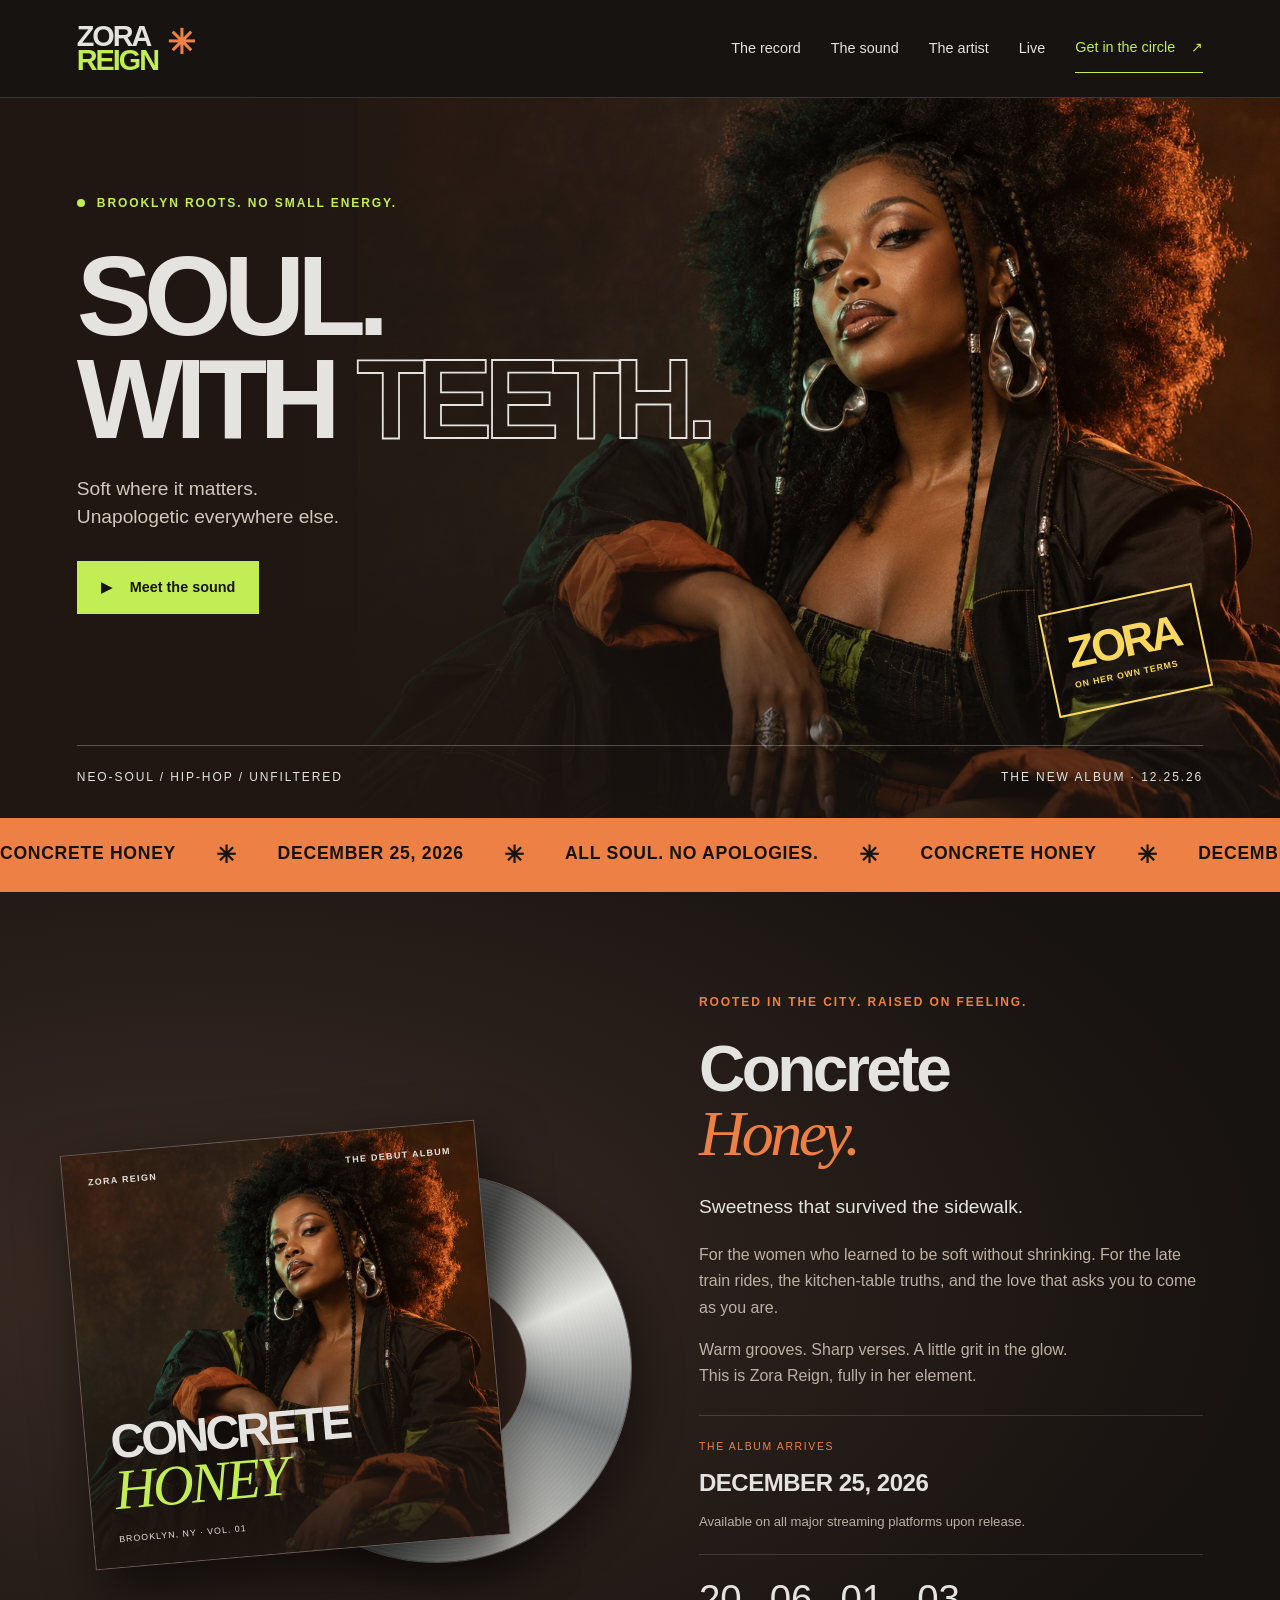
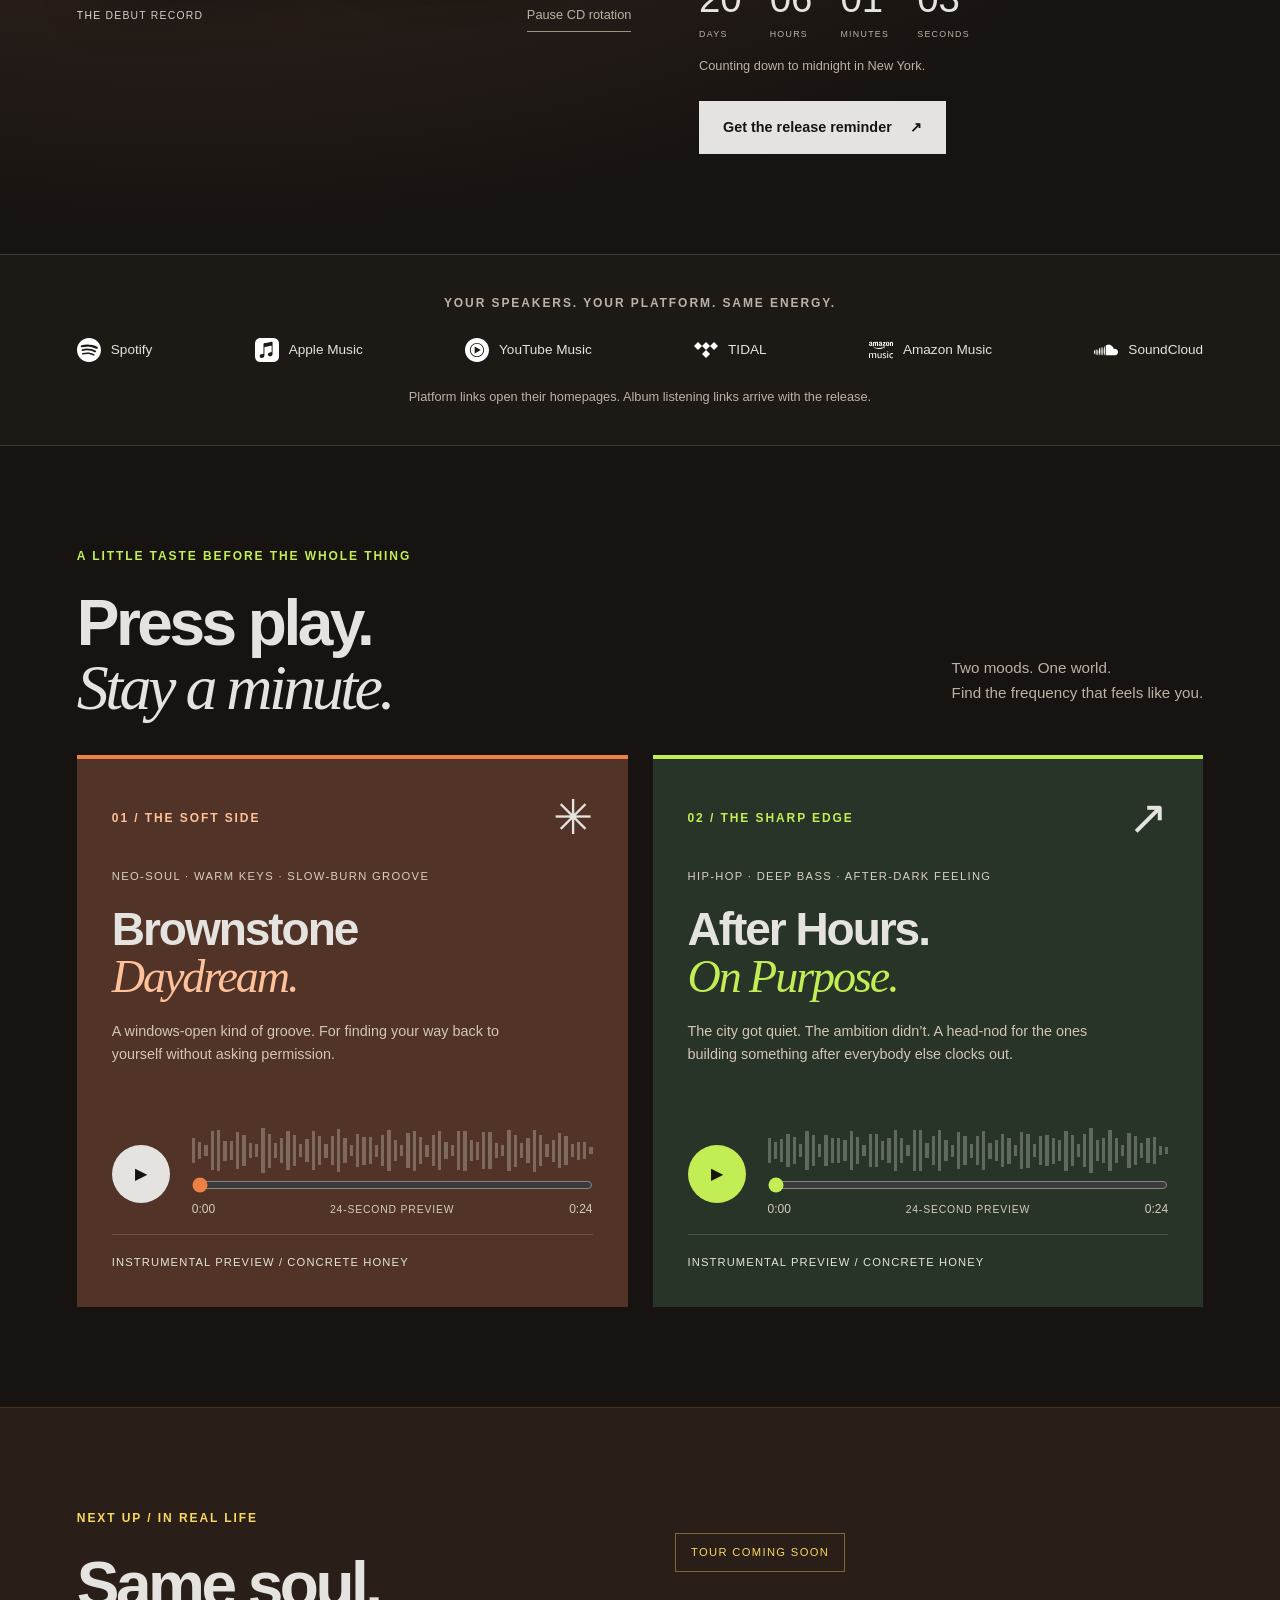
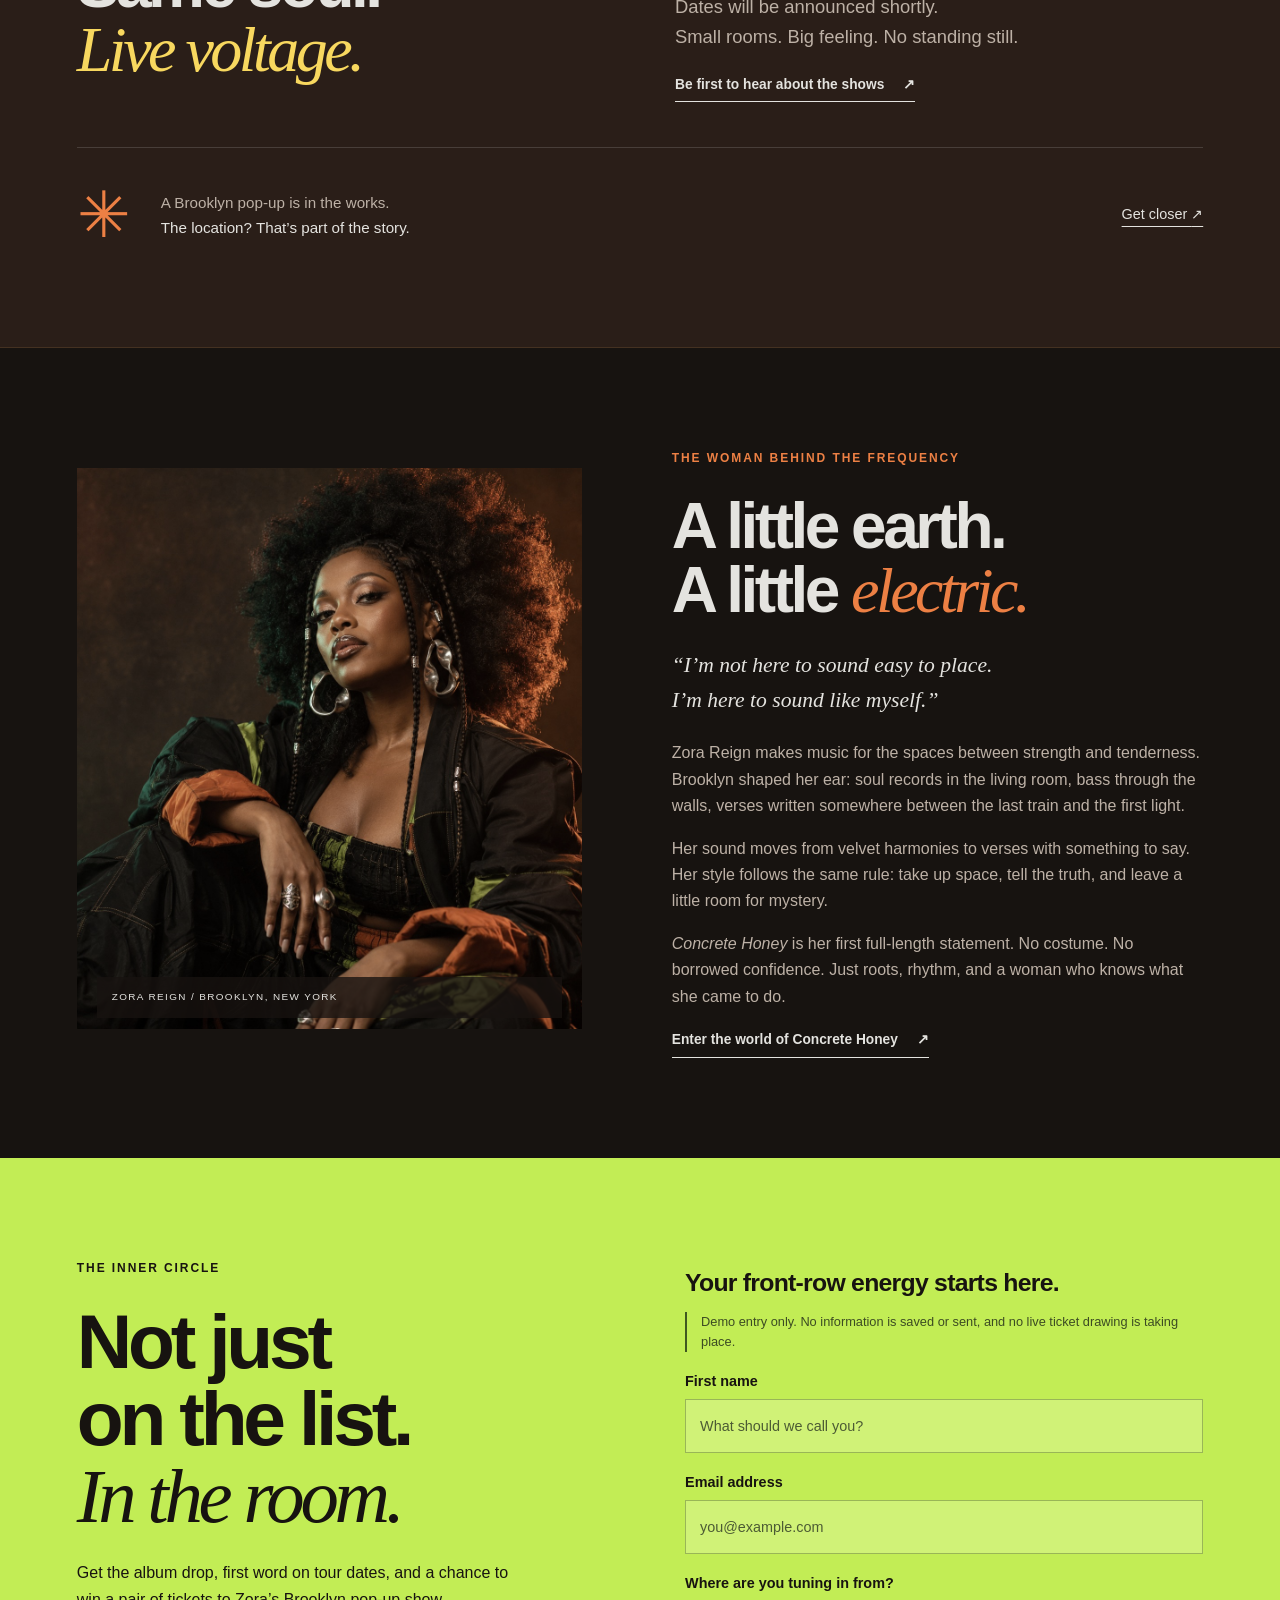
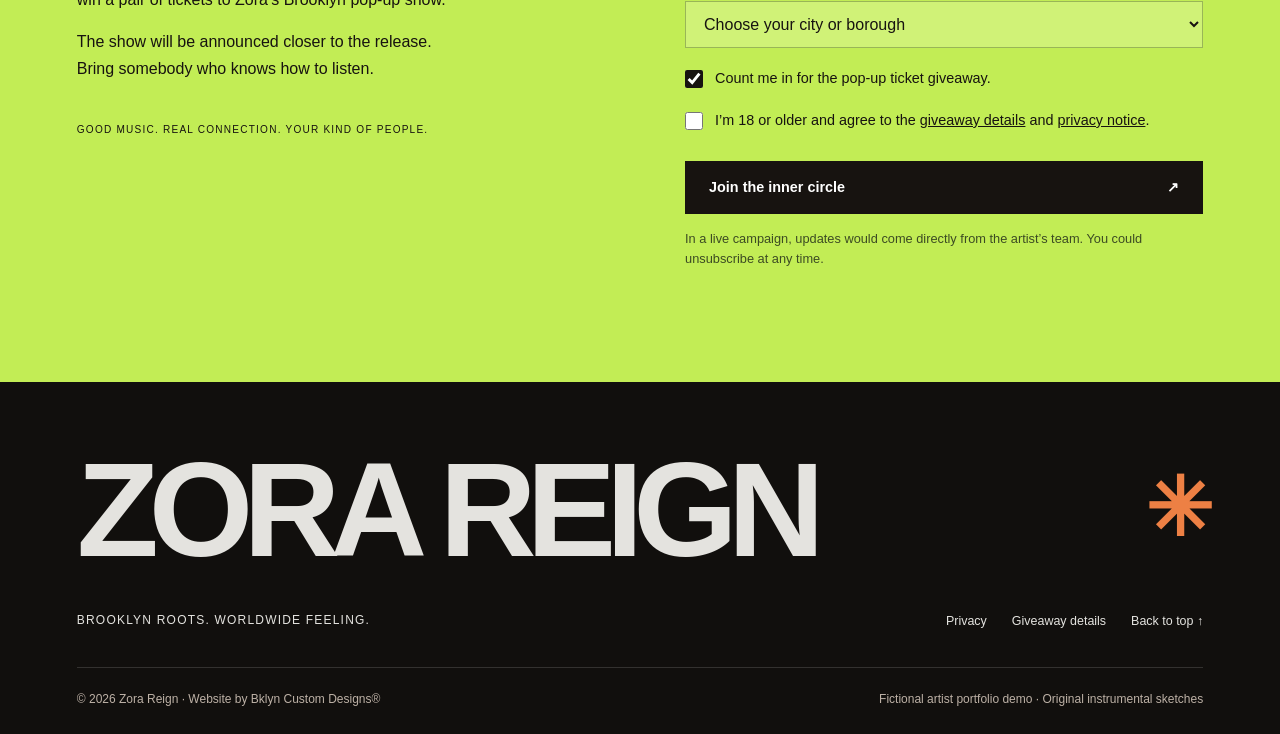
<file: index.html>
<!doctype html>
<html lang="en">
<head><meta charset="utf-8"><meta name="viewport" content="width=device-width, initial-scale=1"><meta name="theme-color" content="#171310"><meta name="description" content="Enter the world of Zora Reign. Concrete Honey arrives December 25, 2026. Hear the first sounds and get closer to the music."><title>Zora Reign — Concrete Honey · December 25, 2026</title><link rel="icon" href="assets/favicon.svg"><link rel="stylesheet" href="assets/styles.css"><script src="assets/app.js" defer></script></head>
<body>
<a class="skip" href="#main">Skip to content</a>
<header><a class="wordmark" href="index.html" aria-label="Zora Reign home">ZORA<span>REIGN</span><i aria-hidden="true">✳</i></a><button class="menu-button" aria-controls="navigation" aria-expanded="false">Menu <span aria-hidden="true">☰</span></button><nav id="navigation" aria-label="Main navigation"><a href="#album">The record</a><a href="#listen">The sound</a><a href="#artist">The artist</a><a href="#live">Live</a><a class="nav-cta" href="#inner-circle">Get in the circle <span aria-hidden="true">↗</span></a></nav></header>
<main id="main">
<section class="hero" aria-labelledby="hero-title"><img class="hero-photo" src="assets/zora-reign.jpg" alt="Zora Reign with a sculptural natural afro, silver earrings, and bold green and orange styling"><div class="hero-shade"></div><div class="hero-content"><div class="eyebrow"><span class="signal" aria-hidden="true"></span> BROOKLYN ROOTS. NO SMALL ENERGY.</div><h1 id="hero-title">SOUL.<br>WITH <span class="outline-type">TEETH.</span></h1><p>Soft where it matters.<br>Unapologetic everywhere else.</p><a class="button green" href="#listen"><span aria-hidden="true">▶</span> Meet the sound</a></div><div class="hero-bottom"><span>NEO-SOUL / HIP-HOP / UNFILTERED</span><span>THE NEW ALBUM · 12.25.26</span></div><div class="hero-stamp" aria-hidden="true">ZORA<br><small>ON HER OWN TERMS</small></div></section>
<div class="ribbon" aria-label="Concrete Honey arrives December 25, 2026"><div aria-hidden="true">CONCRETE HONEY <span>✳</span> DECEMBER 25, 2026 <span>✳</span> ALL SOUL. NO APOLOGIES. <span>✳</span> CONCRETE HONEY <span>✳</span> DECEMBER 25, 2026 <span>✳</span></div></div>
<section class="album section" id="album" aria-labelledby="album-title"><div class="record-art"><div class="record-stage"><div class="disc" aria-hidden="true"><div class="disc-label"><span>ZORA REIGN</span><b>CONCRETE<br>HONEY</b><small>SIDE A / 2026</small></div><div class="disc-hole"></div></div><div class="sleeve"><img src="assets/zora-reign.jpg" alt="Concrete Honey album artwork featuring Zora Reign"><div class="cover-top"><span>ZORA REIGN</span><span>THE DEBUT ALBUM</span></div><div class="cover-title">CONCRETE<br><em>HONEY</em></div><span class="cover-edition">BROOKLYN, NY · VOL. 01</span></div></div><div class="art-controls"><span>THE DEBUT RECORD</span><button id="spin-control" aria-pressed="true">Pause CD rotation</button></div></div><div class="album-copy"><span class="eyebrow orange">ROOTED IN THE CITY. RAISED ON FEELING.</span><h2 id="album-title">Concrete<br><em>Honey.</em></h2><p class="lead">Sweetness that survived the sidewalk.</p><p>For the women who learned to be soft without shrinking. For the late train rides, the kitchen-table truths, and the love that asks you to come as you are.</p><p>Warm grooves. Sharp verses. A little grit in the glow.<br>This is Zora Reign, fully in her element.</p><div class="release"><span>THE ALBUM ARRIVES</span><strong>DECEMBER 25, 2026</strong><span>Available on all major streaming platforms upon release.</span></div><div class="countdown" aria-label="Time until album release"><div><strong id="days">82</strong><span>DAYS</span></div><div><strong id="hours">00</strong><span>HOURS</span></div><div><strong id="minutes">00</strong><span>MINUTES</span></div><div><strong id="seconds">00</strong><span>SECONDS</span></div></div><p id="release-status" class="small" aria-live="polite">Counting down to midnight in New York.</p><a class="button silver" href="#inner-circle">Get the release reminder <span aria-hidden="true">↗</span></a></div></section>
<section class="platform-section"><span class="eyebrow">YOUR SPEAKERS. YOUR PLATFORM. SAME ENERGY.</span><div class="platforms"><a href="https://open.spotify.com/" target="_blank" rel="noopener noreferrer"><img src="assets/spotify.svg" alt="">Spotify<span class="sr"> (platform homepage, opens a new tab)</span></a><a href="https://music.apple.com/" target="_blank" rel="noopener noreferrer"><img src="assets/applemusic.svg" alt="">Apple Music<span class="sr"> (platform homepage, opens a new tab)</span></a><a href="https://music.youtube.com/" target="_blank" rel="noopener noreferrer"><img src="assets/youtubemusic.svg" alt="">YouTube Music<span class="sr"> (platform homepage, opens a new tab)</span></a><a href="https://tidal.com/" target="_blank" rel="noopener noreferrer"><img src="assets/tidal.svg" alt="">TIDAL<span class="sr"> (platform homepage, opens a new tab)</span></a><a href="https://music.amazon.com/" target="_blank" rel="noopener noreferrer"><img src="assets/amazonmusic.svg" alt="">Amazon Music<span class="sr"> (platform homepage, opens a new tab)</span></a><a href="https://soundcloud.com/" target="_blank" rel="noopener noreferrer"><img src="assets/soundcloud.svg" alt="">SoundCloud<span class="sr"> (platform homepage, opens a new tab)</span></a></div><p class="small">Platform links open their homepages. Album listening links arrive with the release.</p></section>
<section class="listen section" id="listen" aria-labelledby="listen-title"><div class="section-heading"><div><span class="eyebrow green-text">A LITTLE TASTE BEFORE THE WHOLE THING</span><h2 id="listen-title">Press play.<br><em>Stay a minute.</em></h2></div><p>Two moods. One world.<br>Find the frequency that feels like you.</p></div><div class="tracks">
<section class="track track-warm" aria-labelledby="brownstone-title" data-track="brownstone"><div class="track-top"><span class="eyebrow">01 / THE SOFT SIDE</span><span class="track-symbol" aria-hidden="true">✳</span></div><span class="track-genre">NEO-SOUL · WARM KEYS · SLOW-BURN GROOVE</span><h3 id="brownstone-title">Brownstone<br><em>Daydream.</em></h3><p>A windows-open kind of groove. For finding your way back to yourself without asking permission.</p><div class="audio-player"><button class="play-button" aria-label="Play Brownstone Daydream preview"><span aria-hidden="true">▶</span></button><div class="audio-main"><div class="waveform" aria-hidden="true"></div><label class="sr" for="seek-brownstone">Seek Brownstone Daydream preview</label><input id="seek-brownstone" class="seek" type="range" min="0" max="24" step="0.1" value="0"><div class="time"><span class="elapsed">0:00</span><span>24-SECOND PREVIEW</span><span class="duration">0:24</span></div></div></div><audio preload="metadata" controls src="assets/audio/brownstone.mp3">Your browser does not support audio playback.</audio><p class="audio-message small" role="status"></p><span class="track-credit">INSTRUMENTAL PREVIEW / CONCRETE HONEY</span></section>
<section class="track track-green" aria-labelledby="after-title" data-track="after-hours"><div class="track-top"><span class="eyebrow">02 / THE SHARP EDGE</span><span class="track-symbol" aria-hidden="true">↗</span></div><span class="track-genre">HIP-HOP · DEEP BASS · AFTER-DARK FEELING</span><h3 id="after-title">After Hours.<br><em>On Purpose.</em></h3><p>The city got quiet. The ambition didn’t. A head-nod for the ones building something after everybody else clocks out.</p><div class="audio-player"><button class="play-button" aria-label="Play After Hours On Purpose preview"><span aria-hidden="true">▶</span></button><div class="audio-main"><div class="waveform" aria-hidden="true"></div><label class="sr" for="seek-after">Seek After Hours On Purpose preview</label><input id="seek-after" class="seek" type="range" min="0" max="24" step="0.1" value="0"><div class="time"><span class="elapsed">0:00</span><span>24-SECOND PREVIEW</span><span class="duration">0:24</span></div></div></div><audio preload="metadata" controls src="assets/audio/after-hours.mp3">Your browser does not support audio playback.</audio><p class="audio-message small" role="status"></p><span class="track-credit">INSTRUMENTAL PREVIEW / CONCRETE HONEY</span></section>
</div></section>
<section class="live section" id="live" aria-labelledby="live-title"><span class="eyebrow yellow">NEXT UP / IN REAL LIFE</span><div class="live-row"><h2 id="live-title">Same soul.<br><em>Live voltage.</em></h2><div><span class="live-pill">TOUR COMING SOON</span><p>Dates will be announced shortly.<br>Small rooms. Big feeling. No standing still.</p><a class="text-link" href="#inner-circle">Be first to hear about the shows <span aria-hidden="true">↗</span></a></div></div><div class="live-note"><span aria-hidden="true">✳</span><p>A Brooklyn pop-up is in the works.<br><strong>The location? That’s part of the story.</strong></p><a href="#inner-circle">Get closer <span aria-hidden="true">↗</span></a></div></section>
<section class="artist section" id="artist" aria-labelledby="artist-title"><div class="artist-image"><img src="assets/zora-reign.jpg" alt="Zora Reign, Brooklyn neo-soul and hip-hop artist" loading="lazy"><span class="image-label">ZORA REIGN / BROOKLYN, NEW YORK</span></div><div class="artist-copy"><span class="eyebrow orange">THE WOMAN BEHIND THE FREQUENCY</span><h2 id="artist-title">A little earth.<br>A little <em>electric.</em></h2><p class="lead">“I’m not here to sound easy to place.<br>I’m here to sound like myself.”</p><p>Zora Reign makes music for the spaces between strength and tenderness. Brooklyn shaped her ear: soul records in the living room, bass through the walls, verses written somewhere between the last train and the first light.</p><p>Her sound moves from velvet harmonies to verses with something to say. Her style follows the same rule: take up space, tell the truth, and leave a little room for mystery.</p><p><em>Concrete Honey</em> is her first full-length statement. No costume. No borrowed confidence. Just roots, rhythm, and a woman who knows what she came to do.</p><a class="text-link" href="#album">Enter the world of Concrete Honey <span aria-hidden="true">↗</span></a></div></section>
<section class="circle section" id="inner-circle" aria-labelledby="circle-title"><div class="circle-copy"><span class="eyebrow">THE INNER CIRCLE</span><h2 id="circle-title">Not just<br>on the list.<br><em>In the room.</em></h2><p>Get the album drop, first word on tour dates, and a chance to win a pair of tickets to Zora’s Brooklyn pop-up show.</p><p>The show will be announced closer to the release.<br>Bring somebody who knows how to listen.</p><span class="circle-note">GOOD MUSIC. REAL CONNECTION. YOUR KIND OF PEOPLE.</span></div><form id="fan-form"><h3>Your front-row energy starts here.</h3><p class="small demo-note">Demo entry only. No information is saved or sent, and no live ticket drawing is taking place.</p><label for="fan-name">First name</label><input id="fan-name" name="name" autocomplete="given-name" maxlength="60" required placeholder="What should we call you?"><label for="fan-email">Email address</label><input id="fan-email" name="email" type="email" autocomplete="email" maxlength="200" required placeholder="you@example.com"><label for="fan-city">Where are you tuning in from?</label><select id="fan-city" name="city" required><option value="">Choose your city or borough</option><option>Brooklyn</option><option>Manhattan</option><option>Queens</option><option>The Bronx</option><option>Staten Island</option><option>Beyond New York City</option></select><label class="check"><input id="ticket-opt-in" name="tickets" type="checkbox" checked><span>Count me in for the pop-up ticket giveaway.</span></label><label class="check"><input name="consent" type="checkbox" required><span>I’m 18 or older and agree to the <a href="giveaway.html">giveaway details</a> and <a href="privacy.html">privacy notice</a>.</span></label><button type="submit" class="button black" disabled>Join the inner circle <span aria-hidden="true">↗</span></button><noscript><p class="small">Enable JavaScript to explore the entry preview. The form stays inactive without it.</p></noscript><div id="form-result" role="status" tabindex="-1" hidden></div><p class="small">In a live campaign, updates would come directly from the artist’s team. You could unsubscribe at any time.</p></form></section>
</main>
<footer><a class="footer-wordmark" href="index.html">ZORA REIGN<span aria-hidden="true">✳</span></a><div class="footer-links"><span>BROOKLYN ROOTS. WORLDWIDE FEELING.</span><div><a href="privacy.html">Privacy</a><a href="giveaway.html">Giveaway details</a><a href="#main">Back to top ↑</a></div></div><div class="footer-fine"><span>© 2026 Zora Reign · Website by Bklyn Custom Designs®</span><span>Fictional artist portfolio demo · Original instrumental sketches</span></div></footer>
</body></html>
</file>
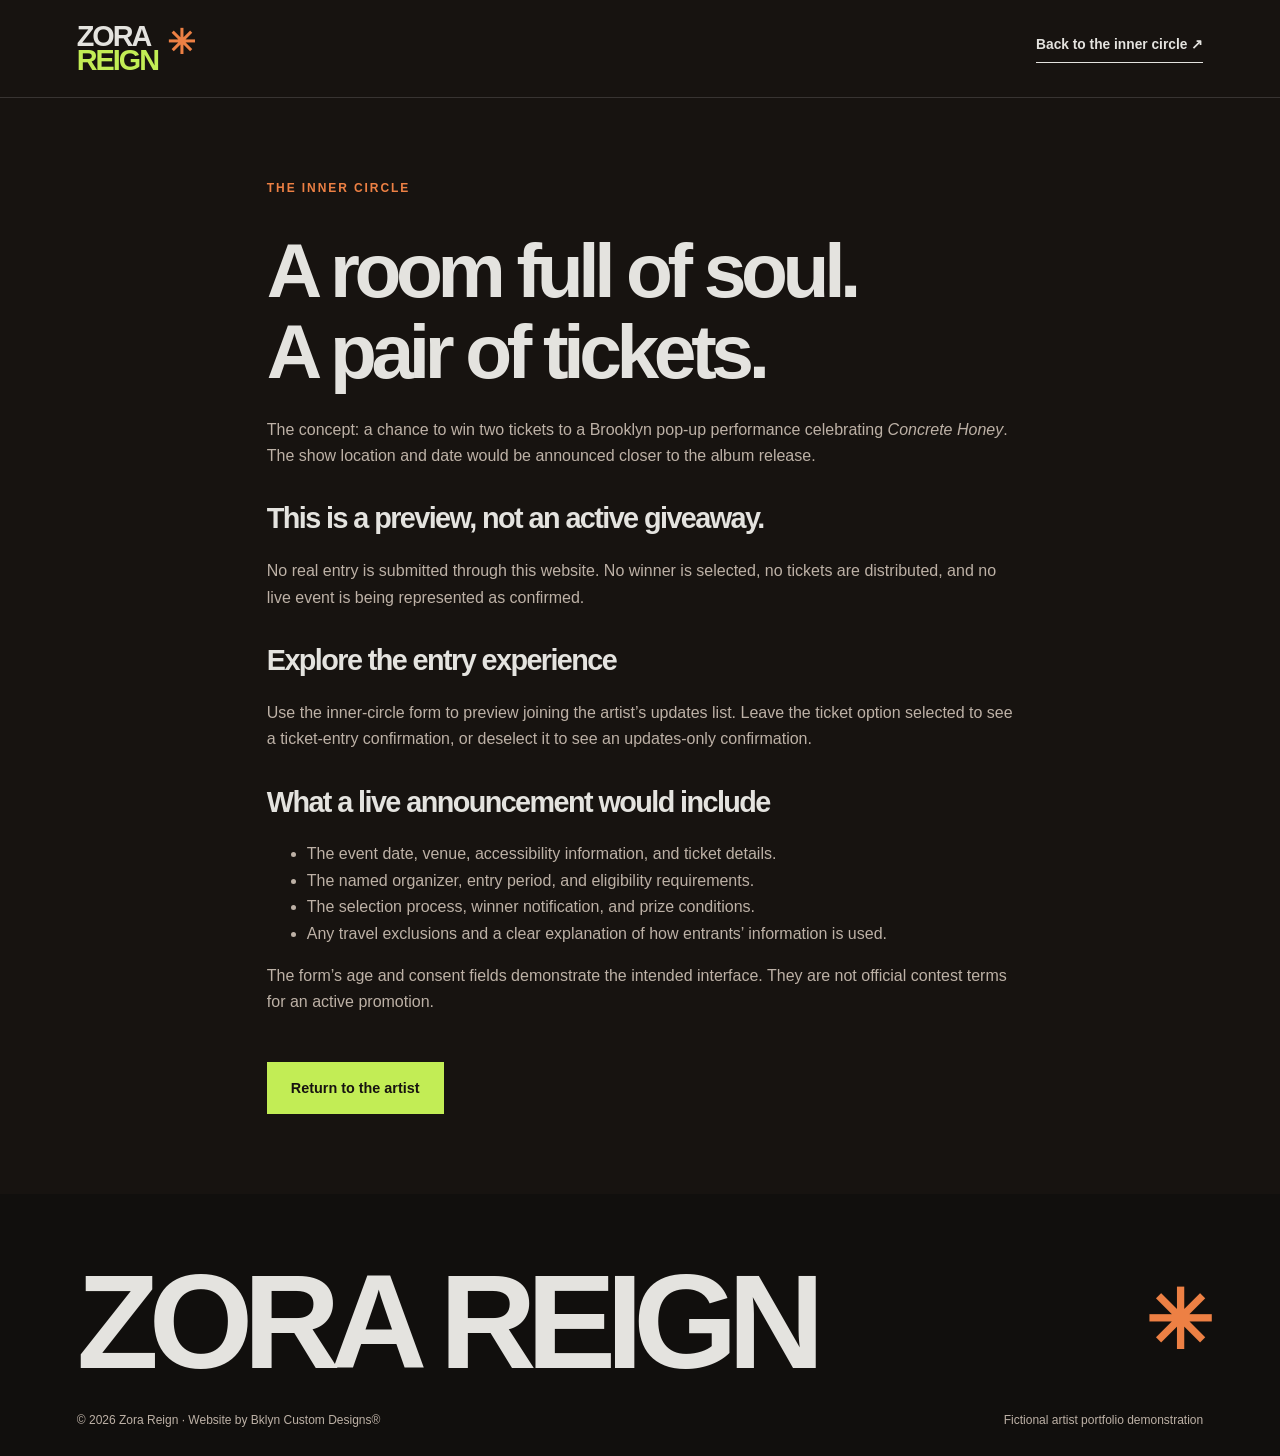
<file: giveaway.html>
<!doctype html><html lang="en"><head><meta charset="utf-8"><meta name="viewport" content="width=device-width, initial-scale=1"><title>A room full of soul.<br>A pair of tickets. | Zora Reign</title><link rel="icon" href="assets/favicon.svg"><link rel="stylesheet" href="assets/styles.css"></head><body><a class="skip" href="#main">Skip to content</a><header><a class="wordmark" href="index.html">ZORA<span>REIGN</span><i aria-hidden="true">✳</i></a><a class="text-link" href="index.html#inner-circle">Back to the inner circle ↗</a></header><main class="document" id="main"><span class="eyebrow orange">THE INNER CIRCLE</span><h1>A room full of soul.<br>A pair of tickets.</h1><p>The concept: a chance to win two tickets to a Brooklyn pop-up performance celebrating <em>Concrete Honey</em>. The show location and date would be announced closer to the album release.</p><h2>This is a preview, not an active giveaway.</h2><p>No real entry is submitted through this website. No winner is selected, no tickets are distributed, and no live event is being represented as confirmed.</p><h2>Explore the entry experience</h2><p>Use the inner-circle form to preview joining the artist’s updates list. Leave the ticket option selected to see a ticket-entry confirmation, or deselect it to see an updates-only confirmation.</p><h2>What a live announcement would include</h2><ul><li>The event date, venue, accessibility information, and ticket details.</li><li>The named organizer, entry period, and eligibility requirements.</li><li>The selection process, winner notification, and prize conditions.</li><li>Any travel exclusions and a clear explanation of how entrants’ information is used.</li></ul><p>The form’s age and consent fields demonstrate the intended interface. They are not official contest terms for an active promotion.</p><a class="button green" href="index.html#inner-circle">Return to the artist</a></main><footer><a class="footer-wordmark" href="index.html">ZORA REIGN<span aria-hidden="true">✳</span></a><div class="footer-fine"><span>© 2026 Zora Reign · Website by Bklyn Custom Designs®</span><span>Fictional artist portfolio demonstration</span></div></footer></body></html>
</file>
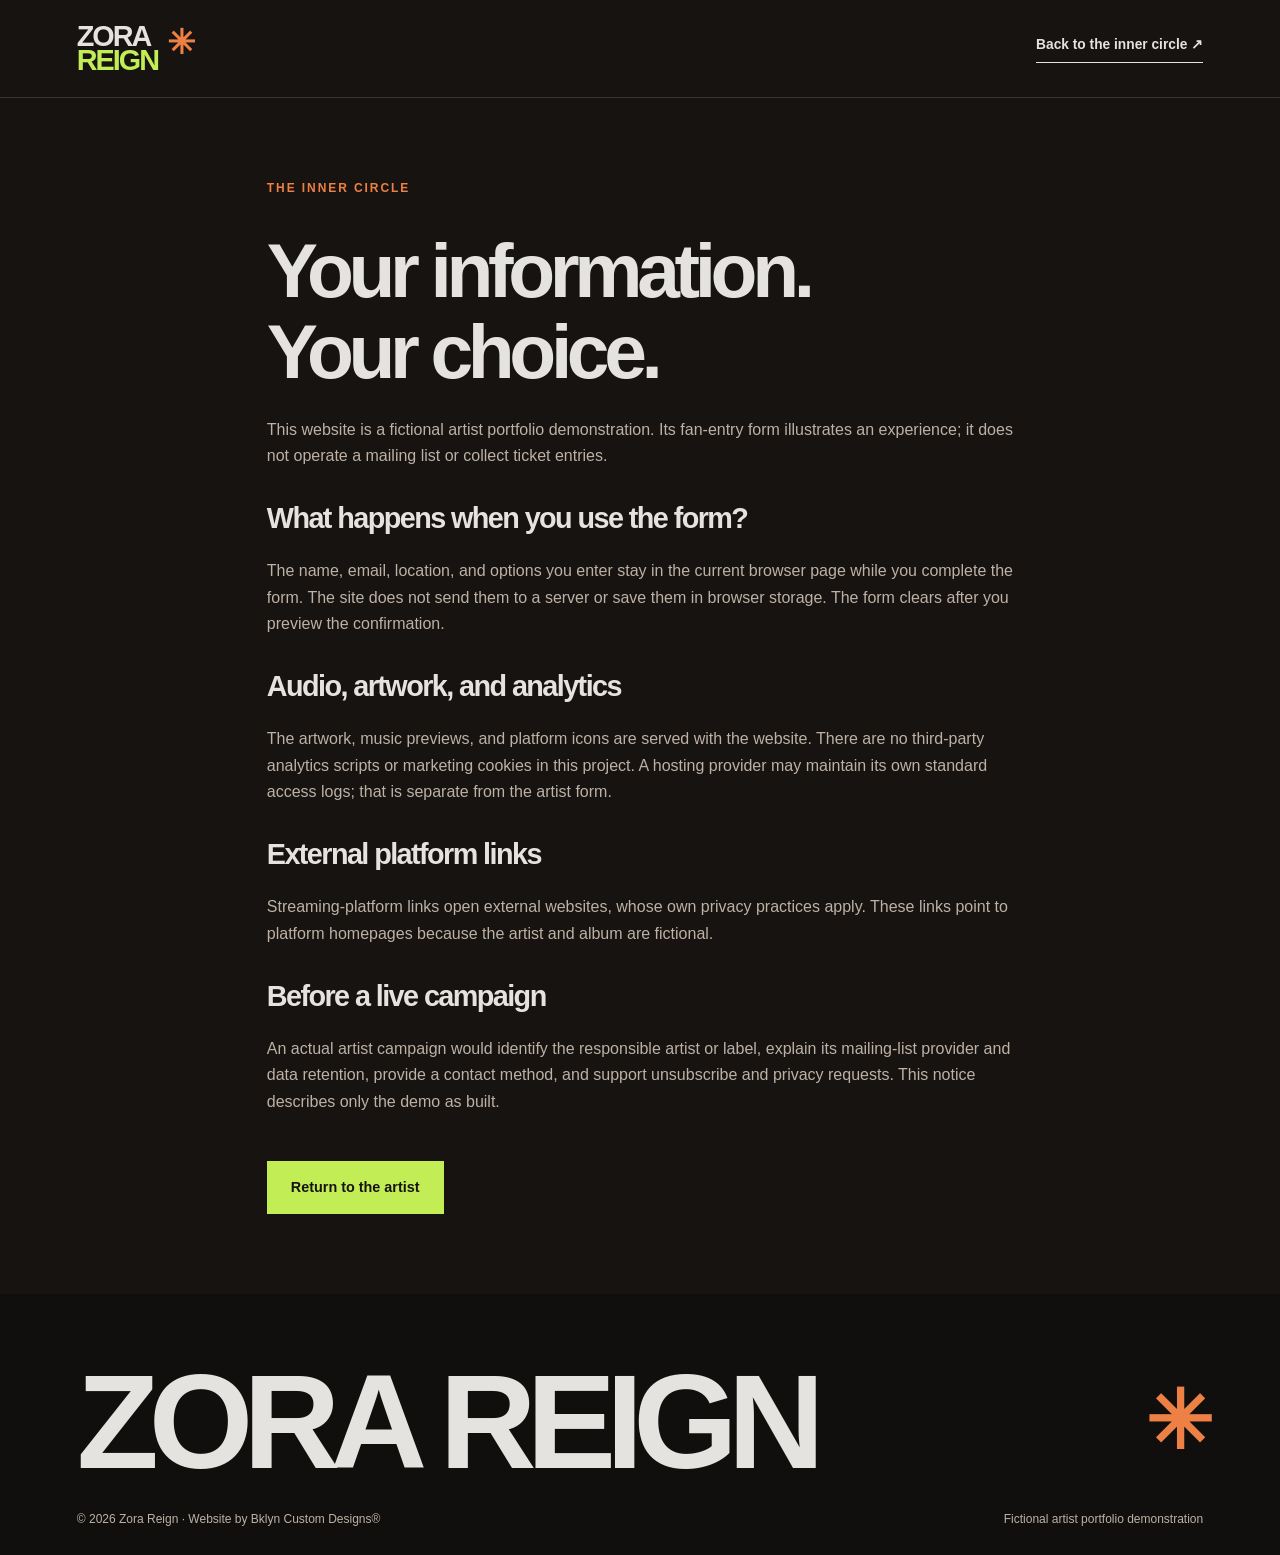
<file: privacy.html>
<!doctype html><html lang="en"><head><meta charset="utf-8"><meta name="viewport" content="width=device-width, initial-scale=1"><title>Your information.<br>Your choice. | Zora Reign</title><link rel="icon" href="assets/favicon.svg"><link rel="stylesheet" href="assets/styles.css"></head><body><a class="skip" href="#main">Skip to content</a><header><a class="wordmark" href="index.html">ZORA<span>REIGN</span><i aria-hidden="true">✳</i></a><a class="text-link" href="index.html#inner-circle">Back to the inner circle ↗</a></header><main class="document" id="main"><span class="eyebrow orange">THE INNER CIRCLE</span><h1>Your information.<br>Your choice.</h1><p>This website is a fictional artist portfolio demonstration. Its fan-entry form illustrates an experience; it does not operate a mailing list or collect ticket entries.</p><h2>What happens when you use the form?</h2><p>The name, email, location, and options you enter stay in the current browser page while you complete the form. The site does not send them to a server or save them in browser storage. The form clears after you preview the confirmation.</p><h2>Audio, artwork, and analytics</h2><p>The artwork, music previews, and platform icons are served with the website. There are no third-party analytics scripts or marketing cookies in this project. A hosting provider may maintain its own standard access logs; that is separate from the artist form.</p><h2>External platform links</h2><p>Streaming-platform links open external websites, whose own privacy practices apply. These links point to platform homepages because the artist and album are fictional.</p><h2>Before a live campaign</h2><p>An actual artist campaign would identify the responsible artist or label, explain its mailing-list provider and data retention, provide a contact method, and support unsubscribe and privacy requests. This notice describes only the demo as built.</p><a class="button green" href="index.html#inner-circle">Return to the artist</a></main><footer><a class="footer-wordmark" href="index.html">ZORA REIGN<span aria-hidden="true">✳</span></a><div class="footer-fine"><span>© 2026 Zora Reign · Website by Bklyn Custom Designs®</span><span>Fictional artist portfolio demonstration</span></div></footer></body></html>
</file>
<file: assets/styles.css>
:root{--black:#171310;--brown:#38261f;--silver:#e4e3df;--green:#c2ed55;--orange:#ed8044;--yellow:#f8d85f;--muted:#bdb1a6;--line:#ffffff24}*{box-sizing:border-box}html{scroll-behavior:smooth;scroll-padding-top:100px}body{margin:0;background:var(--black);color:var(--silver);font-family:Arial,Helvetica,sans-serif;font-size:1rem;line-height:1.65}button,input,select{font:inherit}button,a,input,select{touch-action:manipulation}button{cursor:pointer}a{color:inherit;text-decoration:none}a:hover{color:var(--green)}:focus-visible{outline:3px solid var(--orange);outline-offset:5px}button:focus-visible{outline-color:var(--yellow)}[hidden]{display:none!important}.sr{position:absolute;width:1px;height:1px;overflow:hidden;clip-path:inset(50%)}.skip{position:fixed;top:-100px;left:10px;background:var(--green);color:var(--black);padding:1rem;z-index:99}.skip:focus{top:10px}header{height:98px;display:flex;align-items:center;justify-content:space-between;padding:0 6%;gap:40px;border-bottom:1px solid var(--line);background:var(--black);position:relative;z-index:10}.wordmark{font-weight:900;font-size:1.8rem;letter-spacing:-.07em;line-height:.83;display:flex;flex-direction:column;position:relative;padding-right:35px}.wordmark span{color:var(--green)}.wordmark i{position:absolute;right:0;top:4px;color:var(--orange);font-size:2.1rem;font-style:normal}nav{display:flex;align-items:center;gap:30px;font-size:.85rem}nav>a{padding:12px 0}.nav-cta{border-bottom:1px solid var(--green);color:var(--green)}.nav-cta span{padding-left:12px}.menu-button{display:none}.hero{position:relative;min-height:720px;overflow:hidden;background:#241911;isolation:isolate}.hero-photo{position:absolute;height:100%;width:72%;right:0;object-fit:cover;object-position:center 36%;z-index:-3}.hero-shade{position:absolute;inset:0;background:linear-gradient(90deg,#201712 0%,#201712fa 19%,#2017129c 42%,#20171205 68%),linear-gradient(0deg,#171310cc,transparent 35%);z-index:-2}.hero-content{padding:95px 6% 135px;max-width:980px}.eyebrow{display:block;font-size:.7rem;font-weight:700;letter-spacing:.16em;line-height:1.7;text-transform:uppercase}.hero .eyebrow{display:flex;align-items:center;gap:12px;color:var(--green)}.signal{width:8px;height:8px;border-radius:50%;background:var(--green)}h1,h2,h3,p{margin-top:0}h1{font-size:clamp(4.6rem,8.8vw,9rem);line-height:.91;font-weight:900;letter-spacing:-.07em;margin:32px 0 25px}.outline-type{color:transparent;-webkit-text-stroke:1.8px var(--silver)}.hero-content p{font-size:1.2rem;line-height:1.45;color:#d3c8bd;margin-bottom:30px}.button{display:inline-flex;align-items:center;justify-content:center;gap:18px;border:0;padding:17px 24px;font-size:.9rem;font-weight:bold;transition:background .2s,transform .2s;line-height:1.3}.button:hover{transform:translateY(-2px);color:var(--black)}.button.green{background:var(--green);color:var(--black)}.button.green:hover{background:#d9f58e}.button.silver{background:var(--silver);color:var(--black)}.button.silver:hover{background:white}.button.black{background:var(--black);color:white}.button.black:hover{background:var(--brown);color:white}.hero-bottom{position:absolute;bottom:30px;left:6%;right:6%;display:flex;justify-content:space-between;border-top:1px solid #ffffff40;padding-top:22px;font-size:.68rem;letter-spacing:.16em}.hero-stamp{position:absolute;right:6%;bottom:115px;color:var(--yellow);border:2px solid var(--yellow);padding:17px 20px;transform:rotate(-12deg);font-size:2.8rem;font-weight:900;letter-spacing:-.08em;line-height:1.1}.hero-stamp small{display:block;letter-spacing:.1em;font-size:.55rem;line-height:2}.ribbon{overflow:hidden;background:var(--orange);color:var(--black);font-weight:900;font-size:1.1rem;letter-spacing:.04em;padding:17px 0;white-space:nowrap}.ribbon>div{display:inline-block;}.ribbon span{display:inline-block;margin:0 35px;font-size:1.5rem;vertical-align:middle}.section{padding:100px 6%}.album{display:grid;grid-template-columns:1.1fr 1fr;gap:6%;align-items:center;background:radial-gradient(ellipse at 15% 40%,#3b2b24,var(--black) 70%)}.record-art{min-width:0}.record-stage{position:relative;width:100%;aspect-ratio:1.18/1}.sleeve{position:absolute;width:75%;aspect-ratio:1;left:0;top:5%;transform:rotate(-5deg);z-index:2;background:var(--brown);box-shadow:10px 24px 55px #0009;overflow:hidden;border:1px solid #ffffff40}.sleeve>img{width:100%;height:100%;object-fit:cover}.sleeve:after{content:'';position:absolute;inset:0;background:linear-gradient(0deg,#201712ed,transparent 60%)}.cover-top{position:absolute;top:5%;left:6%;right:6%;display:flex;justify-content:space-between;gap:10px;font-size:clamp(.45rem,.7vw,.7rem);letter-spacing:.15em;z-index:3;font-weight:bold}.cover-title{position:absolute;left:6%;bottom:12%;font-size:clamp(1.8rem,3.7vw,4rem);letter-spacing:-.07em;font-weight:900;line-height:.93;z-index:3}.cover-title em{font-family:Georgia,serif;color:var(--green);font-size:1.2em;font-weight:400;letter-spacing:-.05em}.cover-edition{position:absolute;bottom:5%;left:6%;font-size:.55rem;letter-spacing:.12em;z-index:3}.disc{position:absolute;right:0;top:13%;width:70%;aspect-ratio:1;border-radius:50%;background:repeating-radial-gradient(circle at center,transparent 0 2px,#ffffff0c 3px 4px),conic-gradient(from 20deg,#525250,#e4e4e0,#727676,#d5d4cf,#545958,#e2e4e0,#777a76,#d0d1c8,#525250);box-shadow:0 0 0 1px #ededed60,12px 20px 40px #0006;animation:spin 15s linear infinite}.disc-label{position:absolute;inset:27%;border-radius:50%;background:var(--brown);border:1px solid #e4e3df70;display:flex;align-items:center;justify-content:center;flex-direction:column;text-align:center;font-size:clamp(.3rem,.5vw,.55rem);letter-spacing:.1em}.disc-label b{font-size:clamp(.7rem,1.2vw,1.3rem);line-height:.95;margin:8px 0 25px}.disc-label small{position:absolute;bottom:13%;font-size:.45rem}.disc-hole{position:absolute;top:46%;left:46%;width:8%;height:8%;border-radius:50%;background:#1c1612;border:4px solid #acada8;box-shadow:0 0 0 5px #ddd8}.disc.paused{animation-play-state:paused}.art-controls{display:flex;justify-content:space-between;align-items:center;gap:15px;font-size:.65rem;letter-spacing:.12em;margin-top:15px}.art-controls button{background:none;color:var(--muted);border:0;border-bottom:1px solid #9e9388;padding:6px 0;font-size:.75rem}.orange{color:var(--orange)}.green-text{color:var(--green)}.yellow{color:var(--yellow)}h2{font-size:clamp(3rem,5vw,5.6rem);line-height:1;letter-spacing:-.055em;font-weight:900;margin:25px 0}h2 em{font-family:Georgia,serif;font-weight:400}.album h2 em{color:var(--orange)}.album-copy>p{max-width:520px;color:var(--muted)}p.lead{font-size:1.2rem;color:var(--silver)}.release{border-top:1px solid var(--line);border-bottom:1px solid var(--line);padding:22px 0;margin:25px 0;display:flex;flex-direction:column;gap:8px}.release>span:first-child{font-size:.65rem;letter-spacing:.16em;color:var(--orange)}.release strong{font-size:1.5rem;letter-spacing:-.02em}.release>span:last-child{font-size:.82rem;color:var(--muted)}.countdown{display:flex;gap:28px}.countdown>div{display:flex;flex-direction:column}.countdown strong{font-size:2.4rem;font-weight:400;line-height:1;font-variant-numeric:tabular-nums}.countdown span{font-size:.55rem;letter-spacing:.15em;color:var(--muted);margin-top:8px}.small{font-size:.77rem;line-height:1.55;color:var(--muted)}#release-status{margin:15px 0 25px}.platform-section{padding:38px 6%;border-block:1px solid var(--line);text-align:center;background:#1d1915}.platform-section>.eyebrow{color:var(--muted)}.platforms{display:flex;justify-content:space-between;gap:20px;flex-wrap:wrap;margin:25px 0}.platforms a{display:flex;align-items:center;gap:10px;font-size:.85rem;white-space:nowrap}.platforms img{width:24px;height:24px;filter:invert(1)}.platform-section p{margin:0}.section-heading{display:flex;align-items:flex-end;justify-content:space-between;gap:40px;margin-bottom:35px}.section-heading h2{margin-bottom:0}.section-heading>p{color:var(--muted);font-size:.95rem}.tracks{display:grid;grid-template-columns:1fr 1fr;gap:25px}.track{padding:35px;min-width:0;position:relative;display:flex;flex-direction:column}.track-warm{background:#513327;border-top:4px solid var(--orange)}.track-green{background:#273427;border-top:4px solid var(--green)}.track-top{display:flex;justify-content:space-between;align-items:center}.track-warm .eyebrow,.track-warm h3 em{color:#ffc199}.track-green .eyebrow,.track-green h3 em{color:var(--green)}.track-symbol{font-size:3rem;line-height:1}.track-genre{font-size:.57rem;letter-spacing:.12em;margin-top:25px;color:#d9cfc4}.track h3{font-weight:900;font-size:clamp(2.5rem,3.6vw,4rem);line-height:1.02;letter-spacing:-.045em;margin:20px 0}.track h3 em{font-family:Georgia,serif;font-weight:400}.track>p{color:#d3c6b7;font-size:.9rem;max-width:420px;min-height:66px}.audio-player{display:none;align-items:center;gap:22px;margin:28px 0 15px}.enhanced .audio-player{display:flex}.enhanced audio{display:none}audio{width:100%;margin:25px 0}.play-button{flex-shrink:0;width:58px;height:58px;background:var(--silver);border:0;border-radius:50%;color:var(--black);font-size:1rem}.track-green .play-button{background:var(--green)}.audio-main{flex:1;min-width:0}.waveform{display:flex;align-items:center;gap:3px;height:45px;width:100%;overflow:hidden}.waveform span{background:#e4e3df4d;flex:1;height:var(--bar);min-width:1px}.waveform span.heard{background:var(--orange)}.track-green .waveform span.heard{background:var(--green)}.seek{width:100%;accent-color:var(--orange);height:12px;cursor:pointer;margin:6px 0}.track-green .seek{accent-color:var(--green)}.time{display:flex;justify-content:space-between;gap:10px;align-items:center;font-size:.62rem;color:#d6cbbf;font-variant-numeric:tabular-nums}.time>span:nth-child(2){font-size:.5rem;letter-spacing:.08em}.track-credit{display:block;font-size:.6rem;letter-spacing:.1em;border-top:1px solid var(--line);padding-top:18px;margin-top:auto}.audio-message:empty{display:none}.live{background:#2a1e18;border-block:1px solid #9b70433b}.live-row{display:grid;grid-template-columns:1fr 1fr;gap:70px;align-items:center}.live h2 em{color:var(--yellow)}.live-pill{display:inline-block;border:1px solid #f8d85f66;color:var(--yellow);font-size:.7rem;letter-spacing:.12em;padding:9px 15px;margin-bottom:20px}.live-row p{color:var(--muted);font-size:1.15rem}.text-link{display:inline-block;border-bottom:1px solid currentColor;padding-bottom:5px;font-size:.86rem;font-weight:bold}.text-link span{margin-left:15px}.live-note{display:flex;align-items:center;gap:30px;border-top:1px solid var(--line);margin-top:40px;padding-top:35px}.live-note>span{font-size:4rem;color:var(--orange);line-height:1}.live-note p{margin:0;color:var(--muted);font-size:.95rem}.live-note p strong{font-weight:400;color:var(--silver)}.live-note a{margin-left:auto;text-decoration:underline;text-underline-offset:7px;font-size:.9rem}.artist{display:grid;grid-template-columns:.95fr 1fr;gap:8%;align-items:center}.artist-image{position:relative}.artist-image img{width:100%;aspect-ratio:.9;object-fit:cover;object-position:65% center;filter:saturate(.75)}.image-label{position:absolute;bottom:20px;left:20px;right:20px;padding:12px 15px;background:#171310c9;font-size:.62rem;letter-spacing:.14em}.artist-copy p{color:var(--muted)}.artist-copy .lead{color:var(--silver);font-family:Georgia,serif;font-style:italic;font-size:1.35rem}.artist-copy h2 em{color:var(--orange)}.circle{display:grid;grid-template-columns:1fr 1fr;gap:8%;background:var(--green);color:var(--black)}.circle h2{font-size:clamp(3.5rem,6vw,6.2rem)}.circle p{max-width:440px}.circle-note{display:block;font-size:.63rem;letter-spacing:.12em;margin-top:40px}.circle form{padding-top:10px;max-width:540px}.circle form h3{font-size:1.55rem;letter-spacing:-.03em;line-height:1.2;margin-bottom:15px}.circle .small{color:#3c4b23}.demo-note{border-left:2px solid #405820;padding-left:14px}.circle label:not(.check){display:block;font-size:.78rem;font-weight:bold;margin:18px 0 5px}.circle input:not([type=checkbox]),.circle select{width:100%;padding:13px 14px;background:#f7ffd744;border:1px solid #52692f70;color:var(--black);border-radius:0;min-width:0}.circle input::placeholder{color:#4c5b34;font-size:.9rem}.circle .check{display:flex;align-items:flex-start;gap:12px;font-size:.78rem;line-height:1.5;margin:20px 0}.check input{width:18px;height:18px;accent-color:var(--black);flex-shrink:0;margin:2px 0 0}.check a{text-decoration:underline}.circle a:hover{color:#314813}.circle form>.button{width:100%;justify-content:space-between;margin:10px 0 15px}#form-result{padding:20px;border:1px solid #52692f;background:#effac3;margin:15px 0;font-size:.9rem}.circle form>.small{max-width:none}footer{padding:60px 6% 25px;background:#110f0d}.footer-wordmark{font-size:clamp(3rem,10.5vw,11rem);font-weight:900;letter-spacing:-.075em;line-height:1;display:flex;align-items:center;justify-content:space-between;gap:20px;white-space:nowrap}.footer-wordmark span{color:var(--orange);font-size:.6em}.footer-links{display:flex;justify-content:space-between;gap:25px;border-bottom:1px solid var(--line);padding:35px 0;font-size:.67rem;letter-spacing:.1em}.footer-links>div{display:flex;gap:25px;letter-spacing:0;font-size:.78rem}.footer-fine{padding-top:22px;display:flex;justify-content:space-between;gap:20px;font-size:.67rem;color:var(--muted)}.document{max-width:900px;margin:auto;padding:80px 6%}.document h1{font-size:clamp(3rem,6vw,5rem);line-height:1.05}.document h2{font-size:1.8rem;margin-top:35px}.document p,.document li{color:var(--muted)}.document a{color:var(--green);text-decoration:underline}.document .button{color:var(--black);text-decoration:none;margin-top:30px}.noscript-note{padding:20px 6%;background:var(--brown);margin:0}@keyframes spin{to{transform:rotate(360deg)}}@keyframes marquee{to{transform:translateX(-35%)}}
@media(min-width:1700px){header,main,footer{max-width:2000px;margin:auto}}
@media(max-width:1050px){nav{gap:22px}.hero{min-height:660px}.hero-content{padding-top:100px}.hero-stamp{right:5%;font-size:2.2rem}.album{gap:4%}.section{padding:75px 6%}.countdown{gap:20px}.countdown strong{font-size:2rem}.track{padding:25px}.track h3{font-size:2.8rem}.platforms{justify-content:center;gap:25px}.artist{gap:5%}.live-row{gap:35px}}
@media(max-width:760px){html{scroll-padding-top:20px}header{height:82px;padding:0 6%}.wordmark{font-size:1.55rem}.menu-button{display:flex;gap:14px;border:1px solid #ffffff45;background:none;color:var(--silver);padding:9px 13px;font-size:.8rem}nav{display:none;position:absolute;top:82px;left:0;right:0;background:var(--black);padding:25px 6%;border-bottom:1px solid var(--line);flex-direction:column;align-items:stretch;gap:3px}nav.open{display:flex}nav>a{padding:14px 0;font-size:1rem}.hero{min-height:720px}.hero-photo{width:100%;object-position:65% center;opacity:.75}.hero-shade{background:linear-gradient(90deg,#201712bc,#2017121a),linear-gradient(0deg,#171310f5,transparent 90%)}.hero-content{padding:105px 6% 150px;position:relative}.hero .eyebrow{font-size:.6rem;letter-spacing:.1em;max-width:260px}h1{font-size:clamp(4.2rem,14.5vw,7rem);margin:30px 0;line-height:.95}.hero-content p{font-size:1.05rem}.hero-stamp{bottom:110px;right:7%;font-size:1.8rem;padding:12px 15px}.hero-bottom{flex-direction:column;gap:10px;font-size:.57rem;bottom:25px}.ribbon{font-size:.85rem;padding:12px 0}.ribbon span{margin:0 20px}.section{padding:60px 6%}.album,.artist,.circle,.live-row{grid-template-columns:1fr;gap:45px}.record-art{max-width:560px;width:100%;margin:auto}.record-stage{aspect-ratio:1.18}.cover-title{font-size:clamp(2rem,7vw,4rem)}.cover-top{font-size:.55rem}.disc-label{font-size:.5rem}.disc-label b{font-size:1rem}.album-copy h2{font-size:3.8rem}.album-copy p{max-width:none}.countdown{gap:30px}.countdown strong{font-size:2.4rem}.section-heading{flex-direction:column;align-items:flex-start;gap:25px}.section-heading>p{margin-bottom:0}.tracks{grid-template-columns:1fr;gap:25px}.track{padding:28px}.track h3{font-size:3.1rem}.track>p{min-height:0}.track-genre{font-size:.53rem}.time>span:nth-child(2){font-size:.46rem}.platform-section{padding:35px 6%}.platforms{display:grid;grid-template-columns:1fr 1fr;gap:23px 15px}.platforms a{font-size:.75rem;justify-content:center}.platforms img{width:21px;height:21px}.platform-section>.eyebrow{font-size:.6rem}.live-row{gap:15px}.live-note{gap:18px;flex-wrap:wrap}.live-note>span{font-size:3rem}.live-note p{font-size:.8rem}.live-note a{margin-left:0}.artist-image img{aspect-ratio:1}.artist-copy h2{font-size:3rem}.circle{gap:25px}.circle h2{font-size:4rem}.circle-note{margin-top:20px}.circle form{max-width:none}.circle input:not([type=checkbox]),.circle select{font-size:1rem}.footer-links,.footer-fine{flex-direction:column;gap:18px}.footer-links>div{gap:20px;flex-wrap:wrap}.footer-wordmark{font-size:10.4vw}.art-controls{font-size:.55rem}.art-controls button{font-size:.7rem}.document{padding:60px 6%}.document h1{font-size:3rem}}
@media(prefers-reduced-motion:reduce){html{scroll-behavior:auto}*,*:before,*:after{animation:none!important;transition:none!important}.disc{animation:none}.ribbon>div{animation:none}}
.album-copy,.artist-copy,.circle-copy,.live-row>div{min-width:0}
@media(max-width:760px){.album-copy h2{font-size:clamp(2.8rem,12vw,3.8rem)}.track h3{font-size:clamp(2.4rem,10vw,3.1rem)}.waveform{gap:1px}.time>span:nth-child(2){letter-spacing:0;font-size:.43rem}}

/* Keep functional labels and secondary information readable. */
.eyebrow{font-size:.75rem}nav{font-size:.9rem}.track-genre,.track-credit{font-size:.7rem}.small,.art-controls button{font-size:.8rem}.circle label:not(.check),.circle .check{font-size:.9rem}.footer-links,.footer-fine{font-size:.75rem}.hero-bottom{font-size:.75rem}.time{font-size:.75rem}.time>span:nth-child(2){font-size:.65rem}.button:disabled{cursor:not-allowed;opacity:.6;transform:none}.art-controls button:disabled{cursor:default;opacity:.8}
@media(max-width:760px){.hero .eyebrow{font-size:.7rem}.hero-bottom{font-size:.65rem}.track-genre,.track-credit{font-size:.7rem}.platforms a{font-size:.85rem}.time>span:nth-child(2){font-size:.53rem}.time{font-size:.7rem}.footer-links>div{font-size:.85rem}.platform-section>.eyebrow{font-size:.75rem}}
</file>
